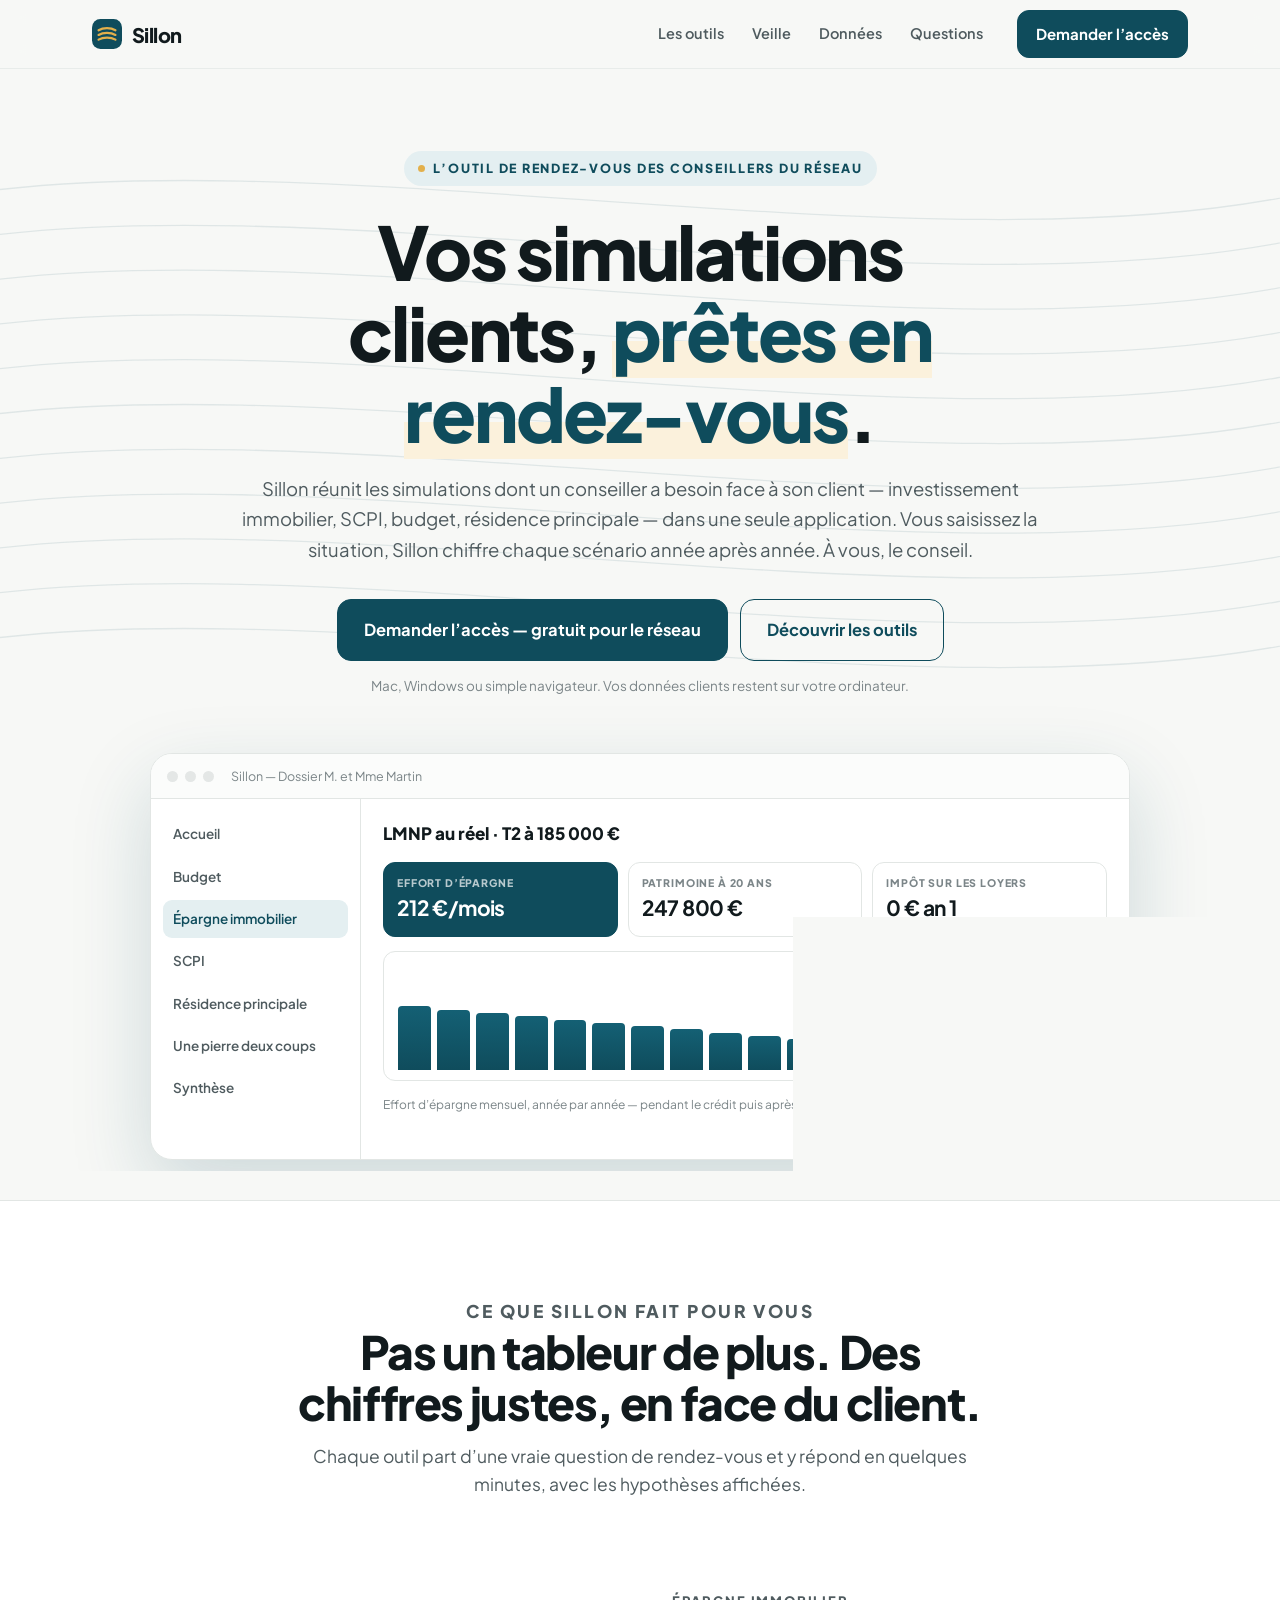
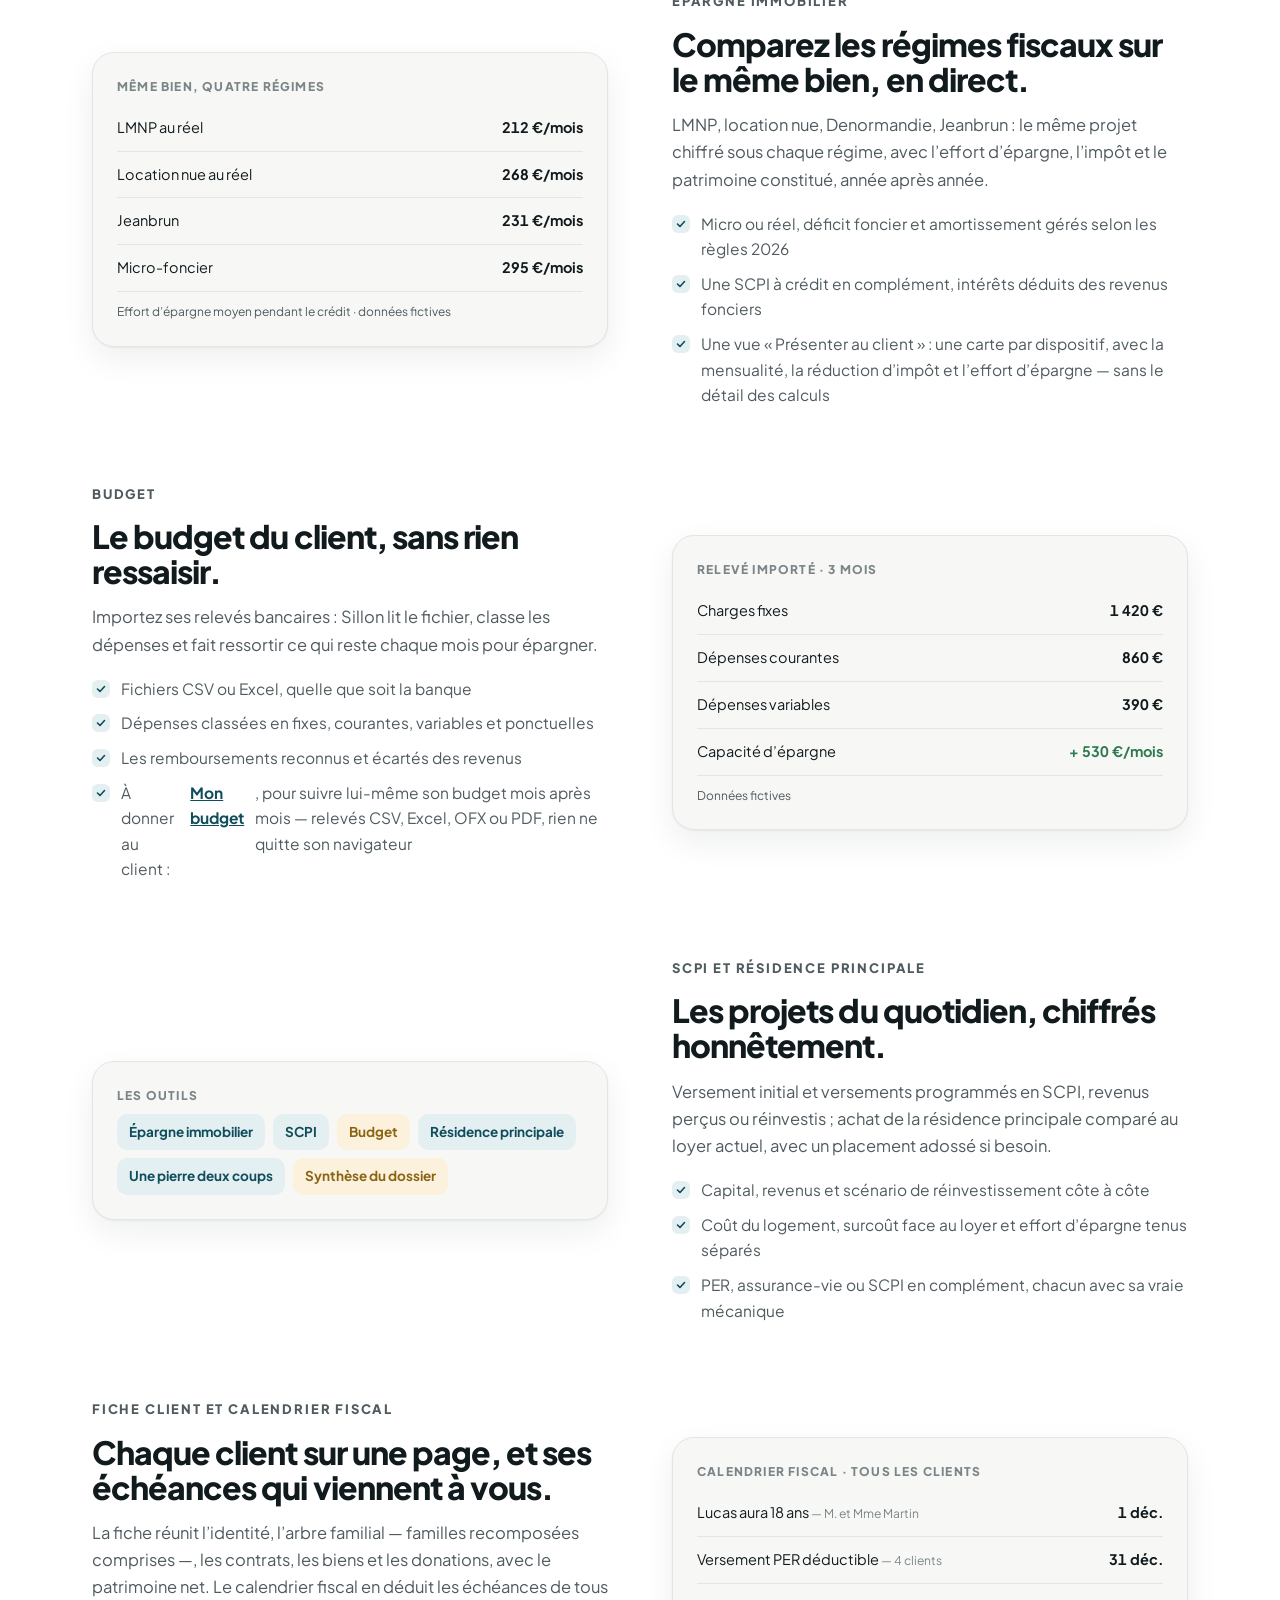
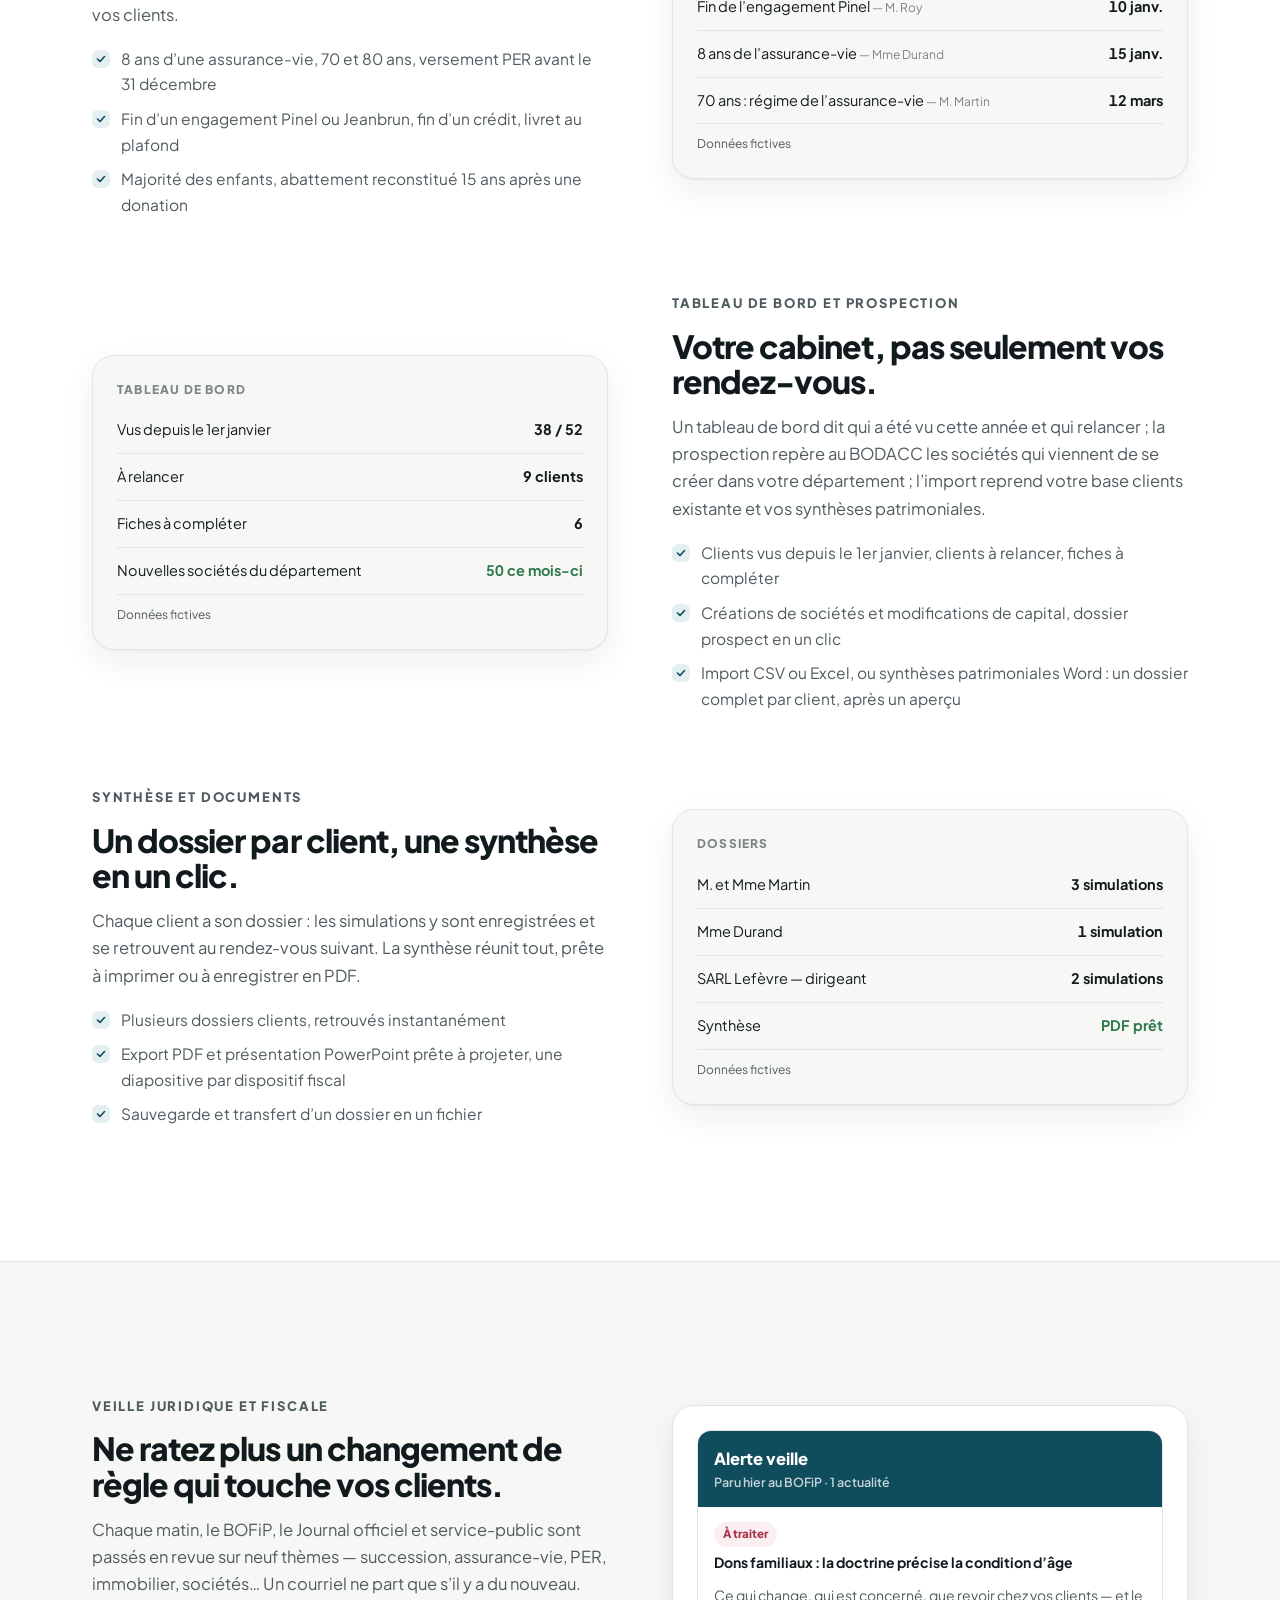
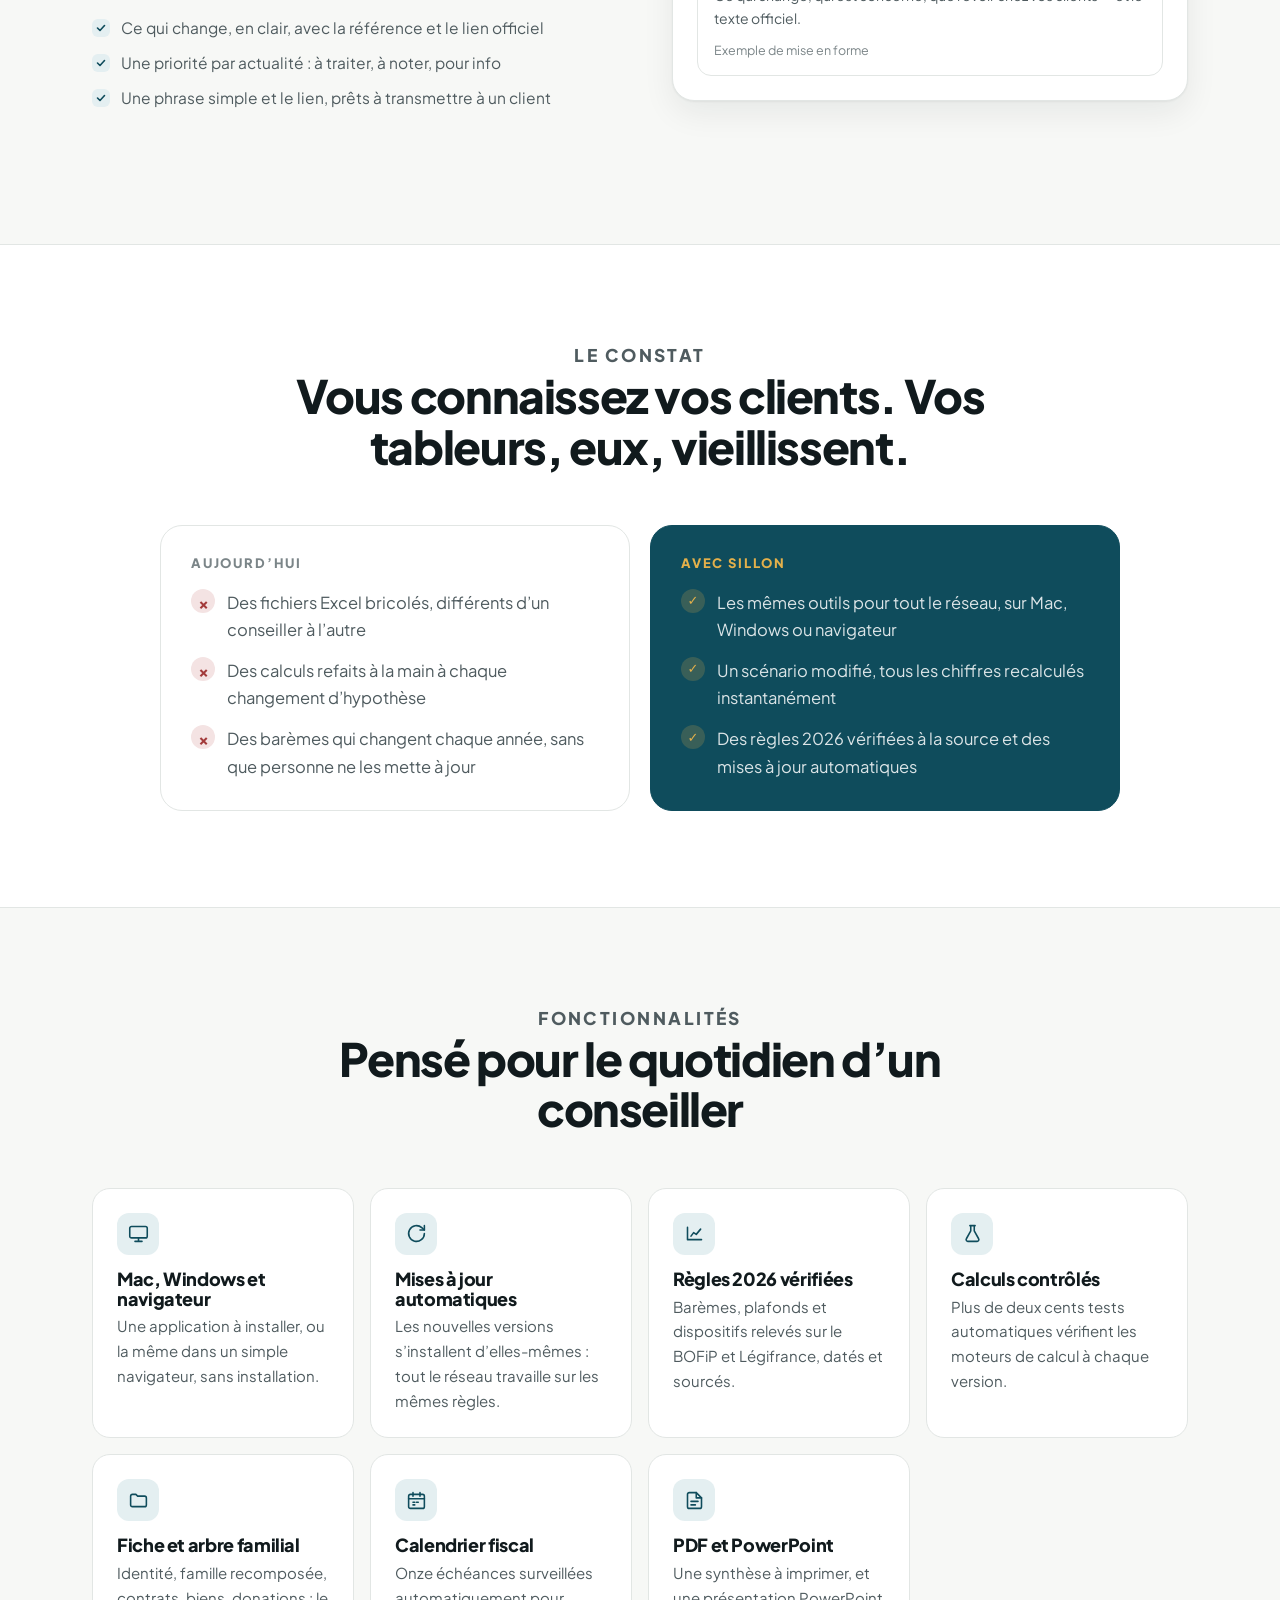
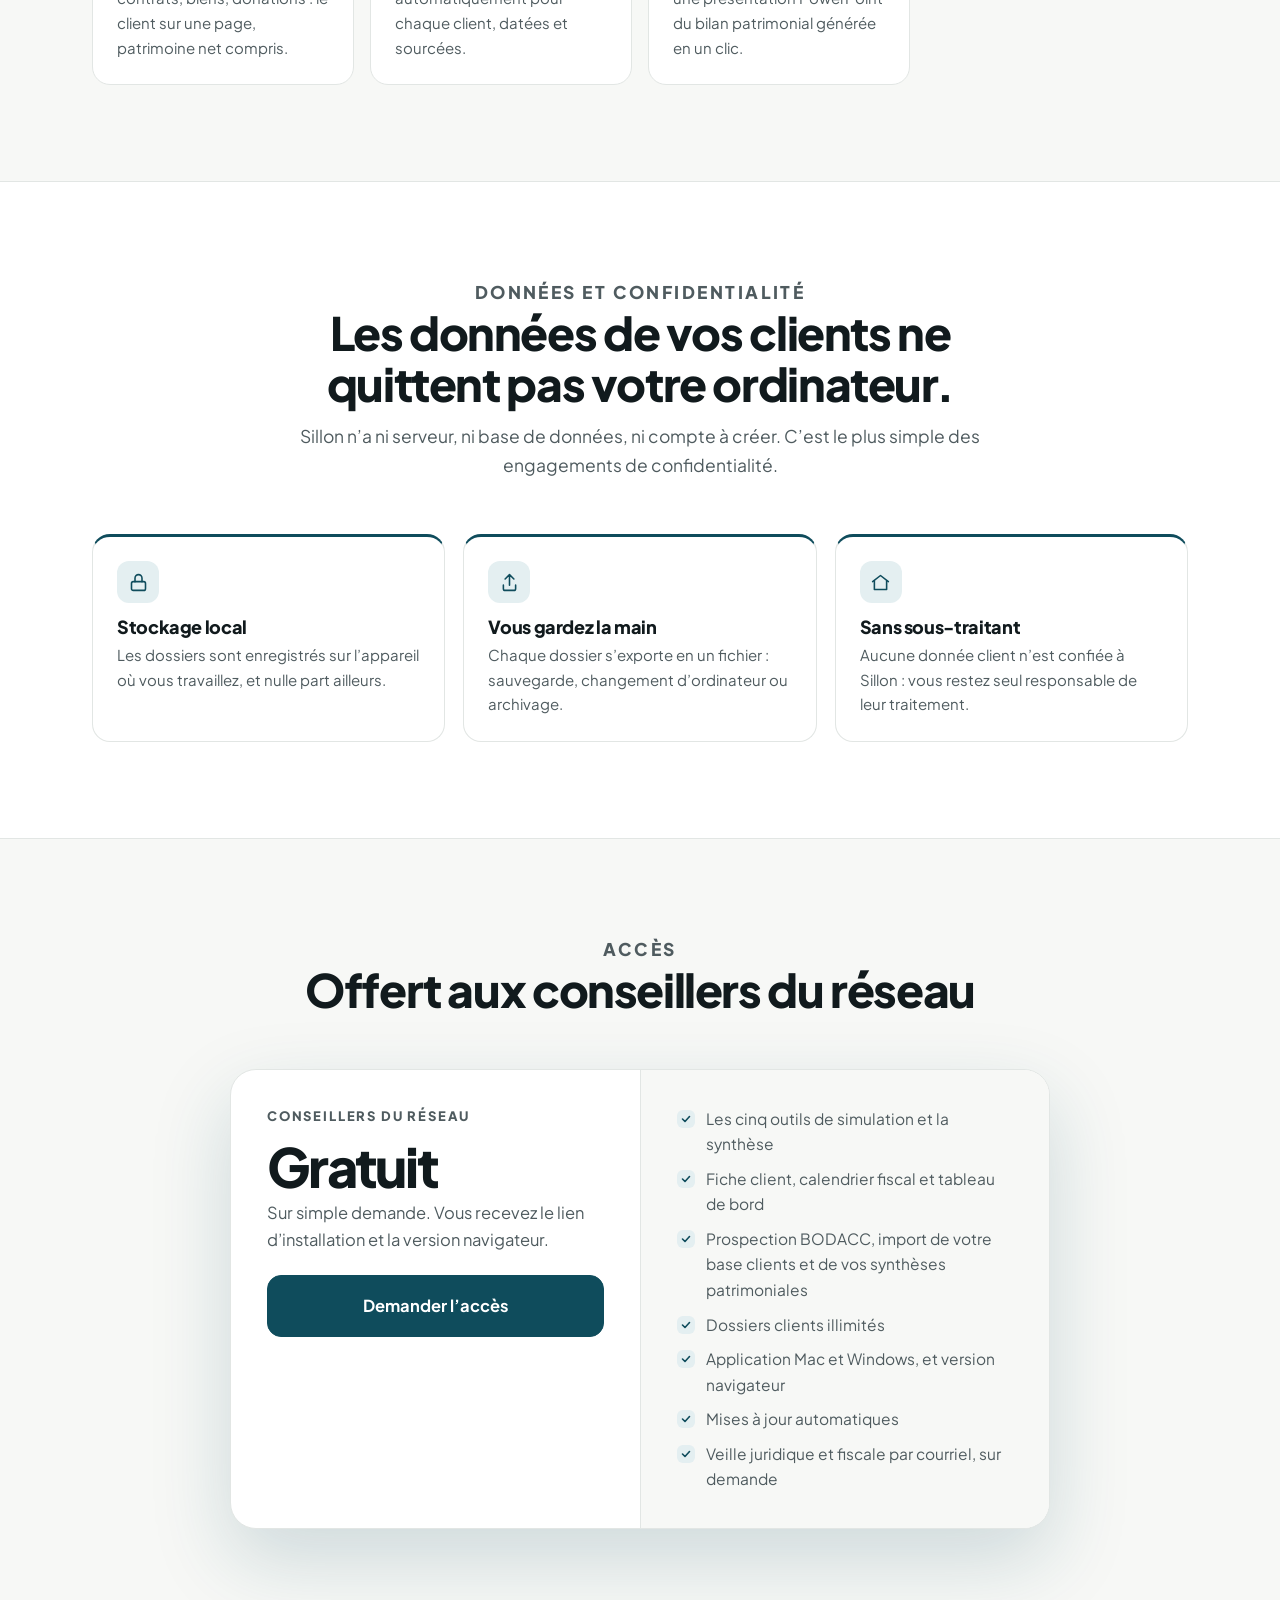
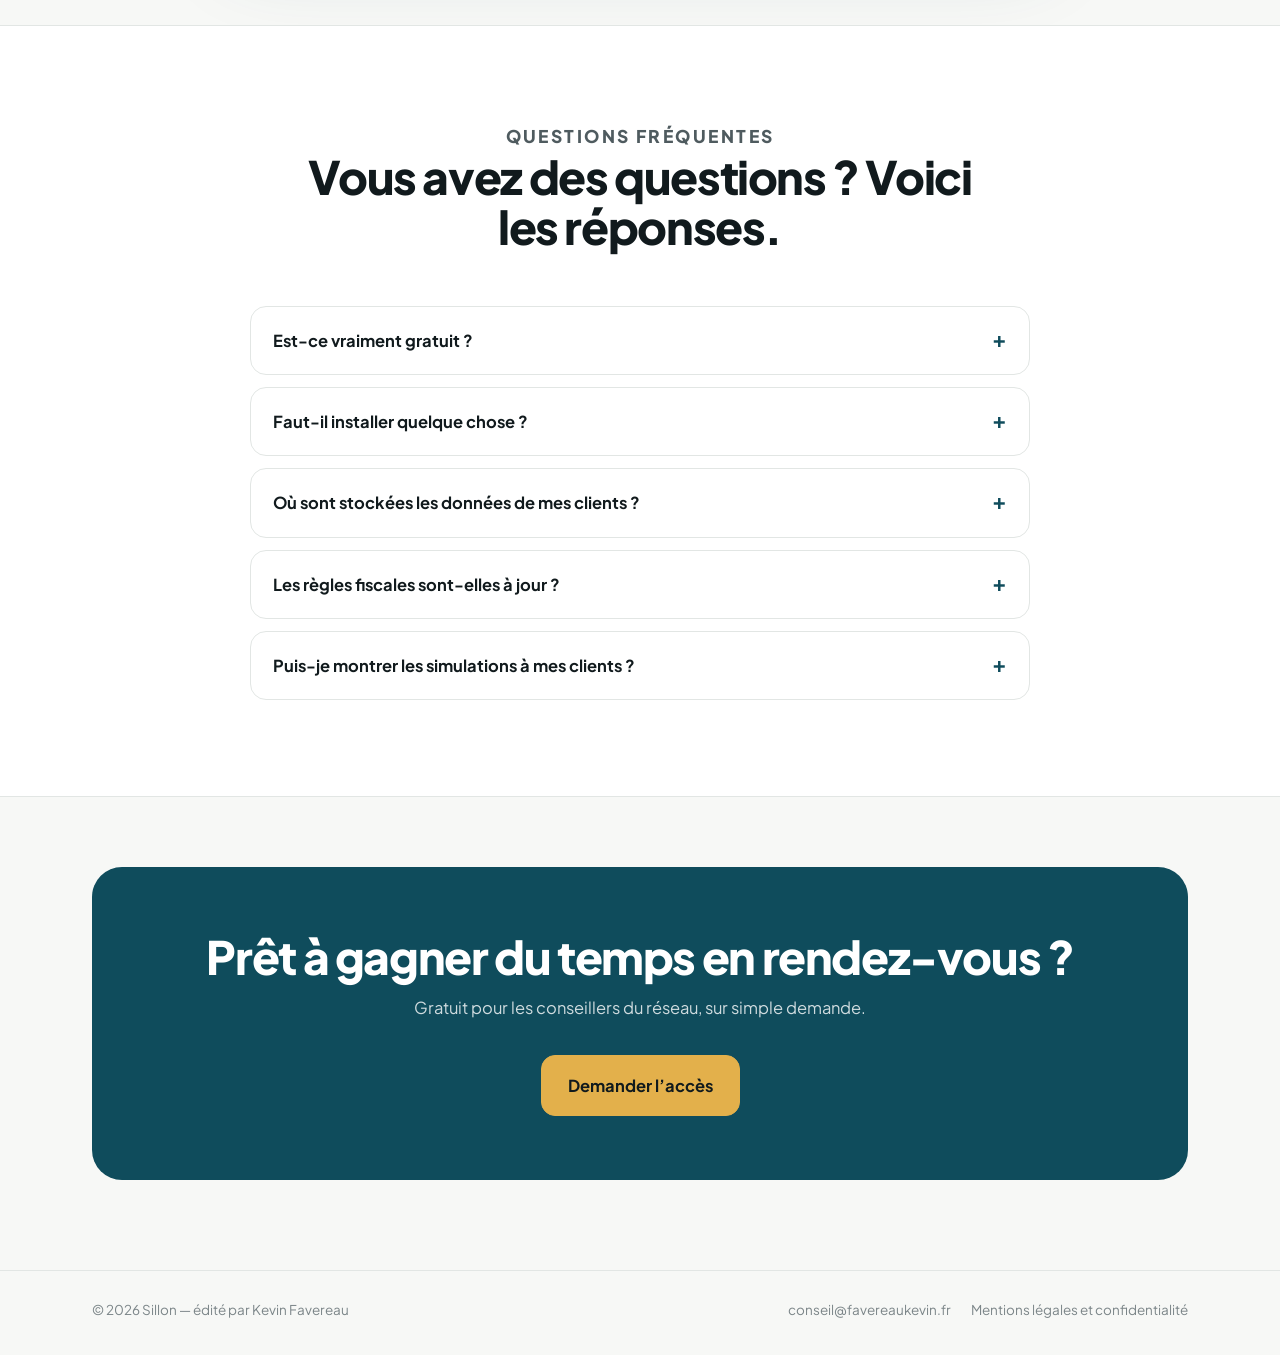
<file: index.html>
<!doctype html>
<html lang="fr">
<head>
  <meta charset="utf-8" />
  <meta name="viewport" content="width=device-width, initial-scale=1" />
  <title>Sillon · L’outil de rendez-vous des conseillers en patrimoine</title>
  <meta name="description" content="Sillon réunit les simulations patrimoniales d’un rendez-vous client : investissement immobilier, SCPI, budget, résidence principale. Gratuit pour les conseillers du réseau." />
  <meta name="robots" content="noindex, nofollow" />
  <meta name="theme-color" content="#f7f8f6" />
  <link rel="icon" href="favicon.svg" type="image/svg+xml" />
  <link rel="preconnect" href="https://fonts.googleapis.com" />
  <link rel="preconnect" href="https://fonts.gstatic.com" crossorigin />
  <link rel="stylesheet" href="https://fonts.googleapis.com/css2?family=Plus+Jakarta+Sans:wght@400;500;600;700;800&display=swap" />
  <link rel="stylesheet" href="styles.css" />
</head>
<body>
  <header class="entete">
    <div class="bloc">
      <a class="logo" href="index.html"><svg viewBox="0 0 32 32" aria-hidden="true"><rect width="32" height="32" rx="9" fill="#0f4c5c"/><path d="M7 22c5-3 13-3 18 0M7 17c5-3 13-3 18 0M7 12c5-3 13-3 18 0" fill="none" stroke="#e3b04b" stroke-width="2.4" stroke-linecap="round"/></svg>Sillon</a>
      <nav class="nav" aria-label="Navigation">
        <a href="index.html#outils">Les outils</a>
        <a href="index.html#veille">Veille</a>
        <a href="index.html#donnees">Données</a>
        <a href="index.html#faq">Questions</a>
      </nav>
      <a class="btn" href="mailto:conseil@favereaukevin.fr?subject=Demande%20d%27acc%C3%A8s%20%C3%A0%20Sillon">Demander l’accès</a>
    </div>
  </header>
  <main>
    <section class="heros">
      <svg class="sillons" viewBox="0 0 1200 600" preserveAspectRatio="none" aria-hidden="true"><g fill="none" stroke="#0f4c5c" stroke-width="1.2" opacity=".18"><path d="M-50 120 C 300 60, 900 200, 1250 110"/><path d="M-50 162 C 300 102, 900 242, 1250 152"/><path d="M-50 204 C 300 144, 900 284, 1250 194"/><path d="M-50 246 C 300 186, 900 326, 1250 236"/><path d="M-50 288 C 300 228, 900 368, 1250 278"/><path d="M-50 330 C 300 270, 900 410, 1250 320"/><path d="M-50 372 C 300 312, 900 452, 1250 362"/><path d="M-50 414 C 300 354, 900 494, 1250 404"/><path d="M-50 456 C 300 396, 900 536, 1250 446"/><path d="M-50 498 C 300 438, 900 578, 1250 488"/><path d="M-50 540 C 300 480, 900 620, 1250 530"/></g></svg>
      <div class="bloc">
        <span class="surtitre monte">L’outil de rendez-vous des conseillers du réseau</span>
        <h1 class="monte monte-2">Vos simulations clients, <span class="ble">prêtes en rendez-vous</span>.</h1>
        <p class="chapo monte monte-2">
          Sillon réunit les simulations dont un conseiller a besoin face à son client —
          investissement immobilier, SCPI, budget, résidence principale — dans une seule
          application. Vous saisissez la situation, Sillon chiffre chaque scénario année
          après année. À vous, le conseil.
        </p>
        <div class="actions monte monte-3">
          <a class="btn btn--grand" href="mailto:conseil@favereaukevin.fr?subject=Demande%20d%27acc%C3%A8s%20%C3%A0%20Sillon">Demander l’accès — gratuit pour le réseau</a>
          <a class="btn btn--grand btn--fantome" href="#outils">Découvrir les outils</a>
        </div>
        <p class="petit monte monte-3">Mac, Windows ou simple navigateur. Vos données clients restent sur votre ordinateur.</p>
        <div class="maquette monte monte-3" aria-hidden="true">
          <div class="maquette-barre"><i></i><i></i><i></i><span>Sillon — Dossier M. et Mme Martin</span></div>
          <div class="maquette-corps">
            <div class="maquette-menu">
              <span>Accueil</span><span>Budget</span><span class="actif">Épargne immobilier</span>
              <span>SCPI</span><span>Résidence principale</span><span>Une pierre deux coups</span><span>Synthèse</span>
            </div>
            <div class="maquette-contenu">
              <div class="maquette-titre">LMNP au réel · T2 à 185 000 €</div>
              <div class="maquette-tuiles">
                <div class="m-tuile m-tuile--sombre"><small>Effort d’épargne</small><b>212 €/mois</b></div>
                <div class="m-tuile"><small>Patrimoine à 20 ans</small><b>247 800 €</b></div>
                <div class="m-tuile"><small>Impôt sur les loyers</small><b>0 € an 1</b></div>
              </div>
              <div class="m-barres"><span style="height:62%"></span><span style="height:58%"></span><span style="height:55%"></span><span style="height:52%"></span><span style="height:49%"></span><span style="height:46%"></span><span style="height:43%"></span><span style="height:40%"></span><span style="height:36%"></span><span style="height:33%"></span><span style="height:30%"></span><span style="height:27%"></span><span style="height:20%"></span><span style="height:18%"></span><span style="height:16%"></span><span style="height:14%"></span><span style="height:12%"></span><span style="height:10%"></span></div>
              <div class="m-legende">Effort d’épargne mensuel, année par année — pendant le crédit puis après · données fictives</div>
            </div>
          </div>
        </div>
      </div>
    </section>

    <section class="section section--blanche" id="outils">
      <div class="bloc">
        <div class="tete">
          <p class="etiquette">Ce que Sillon fait pour vous</p>
          <h2>Pas un tableur de plus. Des chiffres justes, en face du client.</h2>
          <p>Chaque outil part d’une vraie question de rendez-vous et y répond en quelques minutes, avec les hypothèses affichées.</p>
        </div>

      <div class="alterne">
        <div>
          <p class="etiquette">Épargne immobilier</p>
          <h3>Comparez les régimes fiscaux sur le même bien, en direct.</h3>
          <p>LMNP, location nue, Denormandie, Jeanbrun : le même projet chiffré sous chaque régime, avec l’effort d’épargne, l’impôt et le patrimoine constitué, année après année.</p>
          <ul class="puces"><li>Micro ou réel, déficit foncier et amortissement gérés selon les règles 2026</li><li>Une SCPI à crédit en complément, intérêts déduits des revenus fonciers</li><li>Une vue « Présenter au client » : une carte par dispositif, avec la mensualité, la réduction d’impôt et l’effort d’épargne — sans le détail des calculs</li></ul>
        </div>
        <div class="alterne-visuel"><div class="v-titre">Même bien, quatre régimes</div><div class="v-ligne"><span>LMNP au réel</span><b>212 €/mois</b></div><div class="v-ligne"><span>Location nue au réel</span><b>268 €/mois</b></div><div class="v-ligne"><span>Jeanbrun</span><b>231 €/mois</b></div><div class="v-ligne"><span>Micro-foncier</span><b>295 €/mois</b></div><p class="m-legende" style="margin:10px 0 0">Effort d’épargne moyen pendant le crédit · données fictives</p></div>
      </div>

      <div class="alterne">
        <div>
          <p class="etiquette">Budget</p>
          <h3>Le budget du client, sans rien ressaisir.</h3>
          <p>Importez ses relevés bancaires : Sillon lit le fichier, classe les dépenses et fait ressortir ce qui reste chaque mois pour épargner.</p>
          <ul class="puces"><li>Fichiers CSV ou Excel, quelle que soit la banque</li><li>Dépenses classées en fixes, courantes, variables et ponctuelles</li><li>Les remboursements reconnus et écartés des revenus</li><li>À donner au client : <a href="https://favereaukevin-creator.github.io/mon-budget/" target="_blank" rel="noopener" style="color:var(--petrole);font-weight:700">Mon budget</a>, pour suivre lui-même son budget mois après mois — relevés CSV, Excel, OFX ou PDF, rien ne quitte son navigateur</li></ul>
        </div>
        <div class="alterne-visuel"><div class="v-titre">Relevé importé · 3 mois</div><div class="v-ligne"><span>Charges fixes</span><b>1 420 €</b></div><div class="v-ligne"><span>Dépenses courantes</span><b>860 €</b></div><div class="v-ligne"><span>Dépenses variables</span><b>390 €</b></div><div class="v-ligne"><span>Capacité d’épargne</span><b class=ok>+ 530 €/mois</b></div><p class="m-legende" style="margin:10px 0 0">Données fictives</p></div>
      </div>

      <div class="alterne">
        <div>
          <p class="etiquette">SCPI et résidence principale</p>
          <h3>Les projets du quotidien, chiffrés honnêtement.</h3>
          <p>Versement initial et versements programmés en SCPI, revenus perçus ou réinvestis ; achat de la résidence principale comparé au loyer actuel, avec un placement adossé si besoin.</p>
          <ul class="puces"><li>Capital, revenus et scénario de réinvestissement côte à côte</li><li>Coût du logement, surcoût face au loyer et effort d’épargne tenus séparés</li><li>PER, assurance-vie ou SCPI en complément, chacun avec sa vraie mécanique</li></ul>
        </div>
        <div class="alterne-visuel"><div class="v-titre">Les outils</div><div class="v-pastilles"><span>Épargne immobilier</span><span>SCPI</span><span>Budget</span><span>Résidence principale</span><span>Une pierre deux coups</span><span>Synthèse du dossier</span></div></div>
      </div>

      <div class="alterne">
        <div>
          <p class="etiquette">Fiche client et calendrier fiscal</p>
          <h3>Chaque client sur une page, et ses échéances qui viennent à vous.</h3>
          <p>La fiche réunit l’identité, l’arbre familial — familles recomposées comprises —, les contrats, les biens et les donations, avec le patrimoine net. Le calendrier fiscal en déduit les échéances de tous vos clients.</p>
          <ul class="puces"><li>8 ans d’une assurance-vie, 70 et 80 ans, versement PER avant le 31 décembre</li><li>Fin d’un engagement Pinel ou Jeanbrun, fin d’un crédit, livret au plafond</li><li>Majorité des enfants, abattement reconstitué 15 ans après une donation</li></ul>
        </div>
        <div class="alterne-visuel"><div class="v-titre">Calendrier fiscal · tous les clients</div><div class="v-ligne"><span>Lucas aura 18 ans <small style="color:var(--libelle)">— M. et Mme Martin</small></span><b>1 déc.</b></div><div class="v-ligne"><span>Versement PER déductible <small style="color:var(--libelle)">— 4 clients</small></span><b>31 déc.</b></div><div class="v-ligne"><span>Fin de l’engagement Pinel <small style="color:var(--libelle)">— M. Roy</small></span><b>10 janv.</b></div><div class="v-ligne"><span>8 ans de l’assurance-vie <small style="color:var(--libelle)">— Mme Durand</small></span><b>15 janv.</b></div><div class="v-ligne"><span>70 ans : régime de l’assurance-vie <small style="color:var(--libelle)">— M. Martin</small></span><b>12 mars</b></div><p class="m-legende" style="margin:10px 0 0">Données fictives</p></div>
      </div>

      <div class="alterne">
        <div>
          <p class="etiquette">Tableau de bord et prospection</p>
          <h3>Votre cabinet, pas seulement vos rendez-vous.</h3>
          <p>Un tableau de bord dit qui a été vu cette année et qui relancer ; la prospection repère au BODACC les sociétés qui viennent de se créer dans votre département ; l’import reprend votre base clients existante et vos synthèses patrimoniales.</p>
          <ul class="puces"><li>Clients vus depuis le 1er janvier, clients à relancer, fiches à compléter</li><li>Créations de sociétés et modifications de capital, dossier prospect en un clic</li><li>Import CSV ou Excel, ou synthèses patrimoniales Word : un dossier complet par client, après un aperçu</li></ul>
        </div>
        <div class="alterne-visuel"><div class="v-titre">Tableau de bord</div><div class="v-ligne"><span>Vus depuis le 1er janvier</span><b>38 / 52</b></div><div class="v-ligne"><span>À relancer</span><b>9 clients</b></div><div class="v-ligne"><span>Fiches à compléter</span><b>6</b></div><div class="v-ligne"><span>Nouvelles sociétés du département</span><b class=ok>50 ce mois-ci</b></div><p class="m-legende" style="margin:10px 0 0">Données fictives</p></div>
      </div>

      <div class="alterne">
        <div>
          <p class="etiquette">Synthèse et documents</p>
          <h3>Un dossier par client, une synthèse en un clic.</h3>
          <p>Chaque client a son dossier : les simulations y sont enregistrées et se retrouvent au rendez-vous suivant. La synthèse réunit tout, prête à imprimer ou à enregistrer en PDF.</p>
          <ul class="puces"><li>Plusieurs dossiers clients, retrouvés instantanément</li><li>Export PDF et présentation PowerPoint prête à projeter, une diapositive par dispositif fiscal</li><li>Sauvegarde et transfert d’un dossier en un fichier</li></ul>
        </div>
        <div class="alterne-visuel"><div class="v-titre">Dossiers</div><div class="v-ligne"><span>M. et Mme Martin</span><b>3 simulations</b></div><div class="v-ligne"><span>Mme Durand</span><b>1 simulation</b></div><div class="v-ligne"><span>SARL Lefèvre — dirigeant</span><b>2 simulations</b></div><div class="v-ligne"><span>Synthèse</span><b class=ok>PDF prêt</b></div><p class="m-legende" style="margin:10px 0 0">Données fictives</p></div>
      </div>
      </div>
    </section>

    <section class="section" id="veille">
      <div class="bloc">

      <div class="alterne">
        <div>
          <p class="etiquette">Veille juridique et fiscale</p>
          <h3>Ne ratez plus un changement de règle qui touche vos clients.</h3>
          <p>Chaque matin, le BOFiP, le Journal officiel et service-public sont passés en revue sur neuf thèmes — succession, assurance-vie, PER, immobilier, sociétés… Un courriel ne part que s’il y a du nouveau.</p>
          <ul class="puces"><li>Ce qui change, en clair, avec la référence et le lien officiel</li><li>Une priorité par actualité : à traiter, à noter, pour info</li><li>Une phrase simple et le lien, prêts à transmettre à un client</li></ul>
        </div>
        <div class="alterne-visuel"><div class="v-mail"><div class="v-mail-tete">Alerte veille<small>Paru hier au BOFiP · 1 actualité</small></div><div class="v-mail-corps"><div><span class="tag">À traiter</span><br><b>Dons familiaux : la doctrine précise la condition d’âge</b></div><div style="color:var(--doux)">Ce qui change, qui est concerné, que revoir chez vos clients — et le texte officiel.</div><div style="color:var(--libelle);font-size:12.5px">Exemple de mise en forme</div></div></div></div>
      </div>
      </div>
    </section>

    <section class="section section--blanche">
      <div class="bloc">
        <div class="tete">
          <p class="etiquette">Le constat</p>
          <h2>Vous connaissez vos clients. Vos tableurs, eux, vieillissent.</h2>
        </div>
        <div class="constat">
          <div class="colonne">
            <h3>Aujourd’hui</h3>
            <ul>
              <li>Des fichiers Excel bricolés, différents d’un conseiller à l’autre</li>
              <li>Des calculs refaits à la main à chaque changement d’hypothèse</li>
              <li>Des barèmes qui changent chaque année, sans que personne ne les mette à jour</li>
            </ul>
          </div>
          <div class="colonne colonne--apres">
            <h3>Avec Sillon</h3>
            <ul>
              <li>Les mêmes outils pour tout le réseau, sur Mac, Windows ou navigateur</li>
              <li>Un scénario modifié, tous les chiffres recalculés instantanément</li>
              <li>Des règles 2026 vérifiées à la source et des mises à jour automatiques</li>
            </ul>
          </div>
        </div>
      </div>
    </section>

    <section class="section">
      <div class="bloc">
        <div class="tete">
          <p class="etiquette">Fonctionnalités</p>
          <h2>Pensé pour le quotidien d’un conseiller</h2>
        </div>
        <div class="grille">

        <div class="carte"><div class="icone"><svg viewBox="0 0 24 24" fill="none" stroke="currentColor" stroke-width="1.8" stroke-linecap="round" stroke-linejoin="round" aria-hidden="true"><rect x="2" y="4" width="20" height="13" rx="2"/><path d="M8 21h8M12 17v4"/></svg></div><h3>Mac, Windows et navigateur</h3><p>Une application à installer, ou la même dans un simple navigateur, sans installation.</p></div>

        <div class="carte"><div class="icone"><svg viewBox="0 0 24 24" fill="none" stroke="currentColor" stroke-width="1.8" stroke-linecap="round" stroke-linejoin="round" aria-hidden="true"><path d="M21 12a9 9 0 1 1-3-6.7L21 8"/><path d="M21 3v5h-5"/></svg></div><h3>Mises à jour automatiques</h3><p>Les nouvelles versions s’installent d’elles-mêmes : tout le réseau travaille sur les mêmes règles.</p></div>

        <div class="carte"><div class="icone"><svg viewBox="0 0 24 24" fill="none" stroke="currentColor" stroke-width="1.8" stroke-linecap="round" stroke-linejoin="round" aria-hidden="true"><path d="M4 19V5M4 19h16M8 15l3-4 3 2 5-6"/></svg></div><h3>Règles 2026 vérifiées</h3><p>Barèmes, plafonds et dispositifs relevés sur le BOFiP et Légifrance, datés et sourcés.</p></div>

        <div class="carte"><div class="icone"><svg viewBox="0 0 24 24" fill="none" stroke="currentColor" stroke-width="1.8" stroke-linecap="round" stroke-linejoin="round" aria-hidden="true"><path d="M9 3h6M10 3v6l-5 9a2 2 0 0 0 2 3h10a2 2 0 0 0 2-3l-5-9V3"/></svg></div><h3>Calculs contrôlés</h3><p>Plus de deux cents tests automatiques vérifient les moteurs de calcul à chaque version.</p></div>

        <div class="carte"><div class="icone"><svg viewBox="0 0 24 24" fill="none" stroke="currentColor" stroke-width="1.8" stroke-linecap="round" stroke-linejoin="round" aria-hidden="true"><path d="M3 7a2 2 0 0 1 2-2h4l2 2h8a2 2 0 0 1 2 2v8a2 2 0 0 1-2 2H5a2 2 0 0 1-2-2z"/></svg></div><h3>Fiche et arbre familial</h3><p>Identité, famille recomposée, contrats, biens, donations : le client sur une page, patrimoine net compris.</p></div>

        <div class="carte"><div class="icone"><svg viewBox="0 0 24 24" fill="none" stroke="currentColor" stroke-width="1.8" stroke-linecap="round" stroke-linejoin="round" aria-hidden="true"><rect x="3" y="5" width="18" height="16" rx="2"/><path d="M3 10h18M8 3v4M16 3v4M8 14h2M12 14h2M8 17h2"/></svg></div><h3>Calendrier fiscal</h3><p>Onze échéances surveillées automatiquement pour chaque client, datées et sourcées.</p></div>

        <div class="carte"><div class="icone"><svg viewBox="0 0 24 24" fill="none" stroke="currentColor" stroke-width="1.8" stroke-linecap="round" stroke-linejoin="round" aria-hidden="true"><path d="M14 3H6a2 2 0 0 0-2 2v14a2 2 0 0 0 2 2h12a2 2 0 0 0 2-2V9z"/><path d="M14 3v6h6M8 13h8M8 17h5"/></svg></div><h3>PDF et PowerPoint</h3><p>Une synthèse à imprimer, et une présentation PowerPoint du bilan patrimonial générée en un clic.</p></div>
        </div>
      </div>
    </section>

    <section class="section section--blanche" id="donnees">
      <div class="bloc">
        <div class="tete">
          <p class="etiquette">Données et confidentialité</p>
          <h2>Les données de vos clients ne quittent pas votre ordinateur.</h2>
          <p>Sillon n’a ni serveur, ni base de données, ni compte à créer. C’est le plus simple des engagements de confidentialité.</p>
        </div>
        <div class="donnees">

        <div class="carte"><div class="icone"><svg viewBox="0 0 24 24" fill="none" stroke="currentColor" stroke-width="1.8" stroke-linecap="round" stroke-linejoin="round" aria-hidden="true"><rect x="4" y="11" width="16" height="10" rx="2"/><path d="M8 11V7a4 4 0 0 1 8 0v4"/></svg></div><h3>Stockage local</h3><p>Les dossiers sont enregistrés sur l’appareil où vous travaillez, et nulle part ailleurs.</p></div>

        <div class="carte"><div class="icone"><svg viewBox="0 0 24 24" fill="none" stroke="currentColor" stroke-width="1.8" stroke-linecap="round" stroke-linejoin="round" aria-hidden="true"><path d="M12 3v12M7 8l5-5 5 5"/><path d="M5 15v4a2 2 0 0 0 2 2h10a2 2 0 0 0 2-2v-4"/></svg></div><h3>Vous gardez la main</h3><p>Chaque dossier s’exporte en un fichier : sauvegarde, changement d’ordinateur ou archivage.</p></div>

        <div class="carte"><div class="icone"><svg viewBox="0 0 24 24" fill="none" stroke="currentColor" stroke-width="1.8" stroke-linecap="round" stroke-linejoin="round" aria-hidden="true"><path d="M3 11l9-7 9 7"/><path d="M5 10v10h14V10"/></svg></div><h3>Sans sous-traitant</h3><p>Aucune donnée client n’est confiée à Sillon : vous restez seul responsable de leur traitement.</p></div>
        </div>
      </div>
    </section>

    <section class="section" id="acces">
      <div class="bloc">
        <div class="tete">
          <p class="etiquette">Accès</p>
          <h2>Offert aux conseillers du réseau</h2>
        </div>
        <div class="acces">
          <div class="acces-gauche">
            <p class="etiquette" style="margin:0">Conseillers du réseau</p>
            <div class="prix">Gratuit</div>
            <p>Sur simple demande. Vous recevez le lien d’installation et la version navigateur.</p>
            <a class="btn btn--grand" href="mailto:conseil@favereaukevin.fr?subject=Demande%20d%27acc%C3%A8s%20%C3%A0%20Sillon" style="width:100%">Demander l’accès</a>
          </div>
          <div class="acces-droite">
            <ul class="puces">
              <li>Les cinq outils de simulation et la synthèse</li>
              <li>Fiche client, calendrier fiscal et tableau de bord</li>
              <li>Prospection BODACC, import de votre base clients et de vos synthèses patrimoniales</li>
              <li>Dossiers clients illimités</li>
              <li>Application Mac et Windows, et version navigateur</li>
              <li>Mises à jour automatiques</li>
              <li>Veille juridique et fiscale par courriel, sur demande</li>
            </ul>
          </div>
        </div>
      </div>
    </section>

    <section class="section section--blanche" id="faq">
      <div class="bloc">
        <div class="tete">
          <p class="etiquette">Questions fréquentes</p>
          <h2>Vous avez des questions ? Voici les réponses.</h2>
        </div>
        <div class="faq">
          <details><summary>Est-ce vraiment gratuit ?</summary><p>Oui, pour les conseillers du réseau. Il n’y a ni abonnement, ni carte bancaire, ni engagement : il suffit d’en faire la demande.</p></details>
          <details><summary>Faut-il installer quelque chose ?</summary><p>Non, ce n’est pas obligatoire : Sillon fonctionne aussi dans un simple navigateur. Une application Mac et Windows est disponible pour ceux qui préfèrent ; à la première ouverture, le système peut afficher un avertissement de sécurité, et la procédure pour le passer est fournie avec le lien.</p></details>
          <details><summary>Où sont stockées les données de mes clients ?</summary><p>Uniquement sur votre appareil. Sillon n’envoie aucune donnée client sur internet : la seule requête en ligne est celle de la prospection, qui interroge le BODACC avec un département et une période. Pensez à exporter vos dossiers pour les sauvegarder, ou pour les retrouver sur un autre ordinateur.</p></details>
          <details><summary>Les règles fiscales sont-elles à jour ?</summary><p>Les barèmes, plafonds et dispositifs sont ceux de 2026, vérifiés sur le BOFiP et Légifrance. Quand une règle change, l’outil est corrigé et la mise à jour arrive automatiquement.</p></details>
          <details><summary>Puis-je montrer les simulations à mes clients ?</summary><p>Oui, c’est leur raison d’être. L’épargne immobilier a une vue « Présenter au client » qui ne garde que l’essentiel — mensualité, réduction d’impôt, effort d’épargne — et le PowerPoint reprend chaque dispositif sur sa propre diapositive. Les simulations restent des projections fondées sur des hypothèses : elles appuient votre conseil, elles ne le remplacent pas.</p></details>
        </div>
      </div>
    </section>

    <section class="bloc" style="margin-top:70px">
      <div class="final">
        <svg class="sillons" viewBox="0 0 1200 600" preserveAspectRatio="none" aria-hidden="true"><g fill="none" stroke="#0f4c5c" stroke-width="1.2" opacity=".18"><path d="M-50 120 C 300 60, 900 200, 1250 110"/><path d="M-50 162 C 300 102, 900 242, 1250 152"/><path d="M-50 204 C 300 144, 900 284, 1250 194"/><path d="M-50 246 C 300 186, 900 326, 1250 236"/><path d="M-50 288 C 300 228, 900 368, 1250 278"/><path d="M-50 330 C 300 270, 900 410, 1250 320"/><path d="M-50 372 C 300 312, 900 452, 1250 362"/><path d="M-50 414 C 300 354, 900 494, 1250 404"/><path d="M-50 456 C 300 396, 900 536, 1250 446"/><path d="M-50 498 C 300 438, 900 578, 1250 488"/><path d="M-50 540 C 300 480, 900 620, 1250 530"/></g></svg>
        <h2>Prêt à gagner du temps en rendez-vous ?</h2>
        <p>Gratuit pour les conseillers du réseau, sur simple demande.</p>
        <div class="actions"><a class="btn btn--grand btn--ble" href="mailto:conseil@favereaukevin.fr?subject=Demande%20d%27acc%C3%A8s%20%C3%A0%20Sillon">Demander l’accès</a></div>
      </div>
    </section>
  </main>

  <footer class="pied">
    <div class="bloc">
      <span>© 2026 Sillon — édité par Kevin Favereau</span>
      <nav>
        <a href="mailto:conseil@favereaukevin.fr?subject=Demande%20d%27acc%C3%A8s%20%C3%A0%20Sillon">conseil@favereaukevin.fr</a>
        <a href="mentions-legales.html">Mentions légales et confidentialité</a>
      </nav>
    </div>
  </footer>
</body>
</html>
</file>
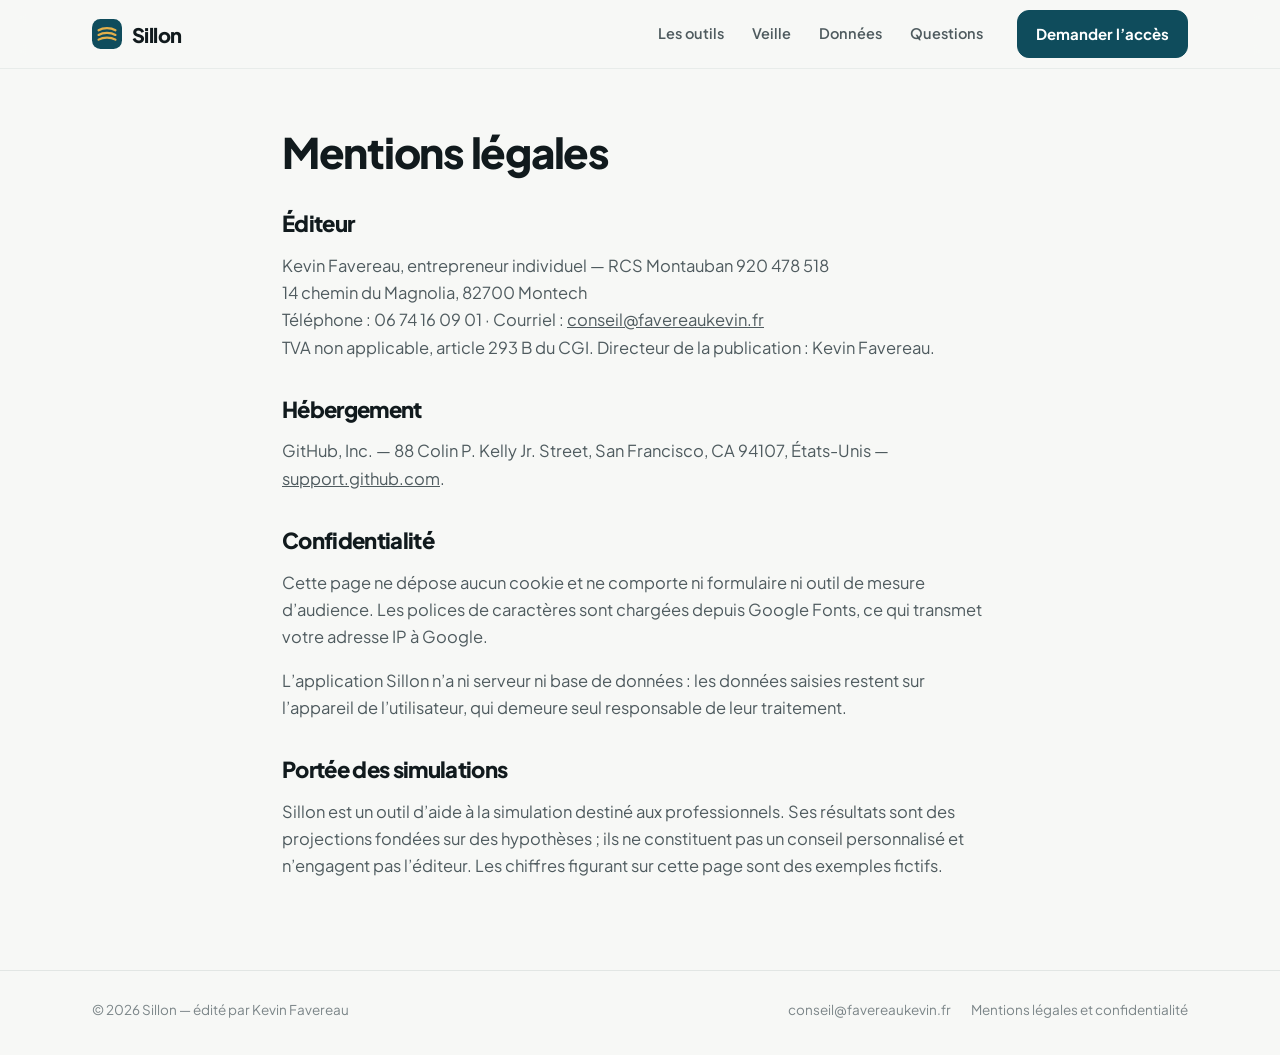
<file: mentions-legales.html>
<!doctype html>
<html lang="fr">
<head>
  <meta charset="utf-8" />
  <meta name="viewport" content="width=device-width, initial-scale=1" />
  <title>Mentions légales · Sillon</title>
  <meta name="description" content="Mentions légales et confidentialité de Sillon." />
  <meta name="robots" content="noindex, nofollow" />
  <meta name="theme-color" content="#f7f8f6" />
  <link rel="icon" href="favicon.svg" type="image/svg+xml" />
  <link rel="preconnect" href="https://fonts.googleapis.com" />
  <link rel="preconnect" href="https://fonts.gstatic.com" crossorigin />
  <link rel="stylesheet" href="https://fonts.googleapis.com/css2?family=Plus+Jakarta+Sans:wght@400;500;600;700;800&display=swap" />
  <link rel="stylesheet" href="styles.css" />
</head>
<body>
  <header class="entete">
    <div class="bloc">
      <a class="logo" href="index.html"><svg viewBox="0 0 32 32" aria-hidden="true"><rect width="32" height="32" rx="9" fill="#0f4c5c"/><path d="M7 22c5-3 13-3 18 0M7 17c5-3 13-3 18 0M7 12c5-3 13-3 18 0" fill="none" stroke="#e3b04b" stroke-width="2.4" stroke-linecap="round"/></svg>Sillon</a>
      <nav class="nav" aria-label="Navigation">
        <a href="index.html#outils">Les outils</a>
        <a href="index.html#veille">Veille</a>
        <a href="index.html#donnees">Données</a>
        <a href="index.html#faq">Questions</a>
      </nav>
      <a class="btn" href="mailto:conseil@favereaukevin.fr?subject=Demande%20d%27acc%C3%A8s%20%C3%A0%20Sillon">Demander l’accès</a>
    </div>
  </header>
  <main class="texte">
    <h1>Mentions légales</h1>
    <h2>Éditeur</h2>
    <p>Kevin Favereau, entrepreneur individuel — RCS Montauban 920 478 518<br />14 chemin du Magnolia, 82700 Montech<br />Téléphone : 06 74 16 09 01 · Courriel : <a href="mailto:conseil@favereaukevin.fr">conseil@favereaukevin.fr</a><br />TVA non applicable, article 293 B du CGI. Directeur de la publication : Kevin Favereau.</p>
    <h2>Hébergement</h2>
    <p>GitHub, Inc. — 88 Colin P. Kelly Jr. Street, San Francisco, CA 94107, États-Unis — <a href="https://support.github.com" rel="noopener">support.github.com</a>.</p>
    <h2>Confidentialité</h2>
    <p>Cette page ne dépose aucun cookie et ne comporte ni formulaire ni outil de mesure d’audience. Les polices de caractères sont chargées depuis Google Fonts, ce qui transmet votre adresse IP à Google.</p>
    <p>L’application Sillon n’a ni serveur ni base de données : les données saisies restent sur l’appareil de l’utilisateur, qui demeure seul responsable de leur traitement.</p>
    <h2>Portée des simulations</h2>
    <p>Sillon est un outil d’aide à la simulation destiné aux professionnels. Ses résultats sont des projections fondées sur des hypothèses ; ils ne constituent pas un conseil personnalisé et n’engagent pas l’éditeur. Les chiffres figurant sur cette page sont des exemples fictifs.</p>
  </main>

  <footer class="pied">
    <div class="bloc">
      <span>© 2026 Sillon — édité par Kevin Favereau</span>
      <nav>
        <a href="mailto:conseil@favereaukevin.fr?subject=Demande%20d%27acc%C3%A8s%20%C3%A0%20Sillon">conseil@favereaukevin.fr</a>
        <a href="mentions-legales.html">Mentions légales et confidentialité</a>
      </nav>
    </div>
  </footer>
</body>
</html>
</file>
<file: styles.css>
/* Sillon — page de présentation. Pétrole et blé, Plus Jakarta Sans. */
:root {
  --fond: #f7f8f6; --surface: #fff; --encre: #111a1d; --doux: #4f5b5f; --libelle: #7b8588; --ligne: #e2e6e4;
  --petrole: #0f4c5c; --petrole-2: #146074; --petrole-pale: #e4eff1; --ble: #e3b04b; --ble-pale: #fbf1dc;
  --ombre: 0 1px 2px rgba(17, 26, 29, .05), 0 12px 32px rgba(17, 26, 29, .07);
  --ombre-forte: 0 30px 80px rgba(15, 76, 92, .18);
  --police: 'Plus Jakarta Sans', system-ui, -apple-system, 'Segoe UI', Roboto, sans-serif;
}
*, *::before, *::after { box-sizing: border-box; }
html { scroll-behavior: smooth; -webkit-text-size-adjust: 100%; }
body { margin: 0; font-family: var(--police); color: var(--encre); background: var(--fond); font-size: 16.5px; line-height: 1.65; -webkit-font-smoothing: antialiased; }
a { color: inherit; }
h1, h2, h3 { letter-spacing: -.03em; line-height: 1.1; font-weight: 800; margin: 0; }
.bloc { max-width: 1140px; margin: 0 auto; padding: 0 22px; }
.ble { color: var(--petrole); background: linear-gradient(transparent 60%, var(--ble-pale) 60%); }

/* En-tête */
.entete { position: sticky; top: 0; z-index: 20; background: rgba(247, 248, 246, .85); backdrop-filter: blur(12px) saturate(1.4); border-bottom: 1px solid rgba(226, 230, 228, .7); }
.entete .bloc { display: flex; align-items: center; gap: 22px; height: 68px; }
.logo { display: flex; align-items: center; gap: 10px; text-decoration: none; font-weight: 800; font-size: 20px; letter-spacing: -.03em; margin-right: auto; }
.logo svg { width: 30px; height: 30px; }
.nav { display: flex; gap: 4px; }
.nav a { text-decoration: none; color: var(--doux); font-weight: 600; font-size: 14.5px; padding: 8px 12px; border-radius: 10px; }
.nav a:hover { color: var(--encre); background: rgba(17, 26, 29, .05); }
.btn { display: inline-flex; align-items: center; justify-content: center; gap: 8px; text-decoration: none; font: inherit; font-weight: 700; font-size: 15px; border-radius: 12px; padding: 11px 18px; background: var(--petrole); color: #fff; border: 1.5px solid var(--petrole); cursor: pointer; transition: background .2s, transform .2s, box-shadow .2s; }
.btn:hover { background: var(--petrole-2); transform: translateY(-1px); box-shadow: 0 12px 26px rgba(15, 76, 92, .28); }
.btn--grand { padding: 16px 26px; font-size: 16.5px; border-radius: 14px; }
.btn--fantome { background: transparent; color: var(--petrole); }
.btn--fantome:hover { background: var(--petrole-pale); box-shadow: none; }
.btn--ble { background: var(--ble); border-color: var(--ble); color: var(--encre); }
.btn--ble:hover { background: #d9a43b; }

/* Héros */
.heros { position: relative; text-align: center; padding: 82px 0 40px; overflow: hidden; }
.sillons { position: absolute; inset: 0; z-index: -1; opacity: .55; }
.surtitre { display: inline-flex; align-items: center; gap: 8px; font-size: 12.5px; font-weight: 800; letter-spacing: .14em; text-transform: uppercase; color: var(--petrole); background: var(--petrole-pale); border-radius: 999px; padding: 7px 14px; }
.surtitre::before { content: ''; width: 7px; height: 7px; border-radius: 50%; background: var(--ble); }
.heros h1 { font-size: clamp(40px, 6.6vw, 74px); max-width: 15ch; margin: 24px auto 20px; }
.heros .chapo { max-width: 60ch; margin: 0 auto; color: var(--doux); font-size: 18.5px; }
.actions { display: flex; gap: 12px; justify-content: center; flex-wrap: wrap; margin-top: 34px; }
.petit { font-size: 13.5px; color: var(--libelle); margin-top: 14px; }

/* Maquette de l'app */
.maquette { margin: 56px auto 0; max-width: 980px; background: var(--surface); border: 1px solid var(--ligne); border-radius: 22px; box-shadow: var(--ombre-forte); overflow: hidden; text-align: left; }
.maquette-barre { display: flex; align-items: center; gap: 7px; padding: 12px 16px; border-bottom: 1px solid var(--ligne); background: #fbfcfb; font-size: 12.5px; color: var(--libelle); }
.maquette-barre i { width: 11px; height: 11px; border-radius: 50%; background: #e4e7e6; }
.maquette-barre span { margin-left: 10px; }
.maquette-corps { display: grid; grid-template-columns: 210px 1fr; min-height: 360px; }
.maquette-menu { border-right: 1px solid var(--ligne); padding: 16px 12px; display: grid; align-content: start; gap: 4px; font-size: 13.5px; font-weight: 600; color: var(--doux); }
.maquette-menu span { padding: 8px 10px; border-radius: 9px; }
.maquette-menu .actif { background: var(--petrole-pale); color: var(--petrole); }
.maquette-contenu { padding: 20px 22px; display: grid; gap: 14px; align-content: start; }
.maquette-titre { font-weight: 800; font-size: 17px; }
.maquette-tuiles { display: grid; grid-template-columns: repeat(3, 1fr); gap: 10px; }
.m-tuile { border: 1px solid var(--ligne); border-radius: 12px; padding: 11px 13px; }
.m-tuile small { display: block; font-size: 10.5px; font-weight: 800; letter-spacing: .08em; text-transform: uppercase; color: var(--libelle); }
.m-tuile b { font-size: 21px; letter-spacing: -.03em; }
.m-tuile--sombre { background: var(--petrole); border-color: var(--petrole); color: #fff; }
.m-tuile--sombre small { color: rgba(255, 255, 255, .7); }
.m-barres { display: flex; align-items: flex-end; gap: 6px; height: 130px; border: 1px solid var(--ligne); border-radius: 12px; padding: 14px 14px 10px; }
.m-barres span { flex: 1; border-radius: 4px 4px 0 0; background: linear-gradient(var(--petrole-2), var(--petrole)); }
.m-barres span:nth-child(n+13) { background: linear-gradient(#ecc26c, var(--ble)); }
.m-legende { font-size: 12px; color: var(--libelle); }

/* Sections */
.section { padding: 96px 0; }
.section--blanche { background: var(--surface); border-block: 1px solid var(--ligne); }
.tete { max-width: 700px; margin: 0 auto 54px; text-align: center; }
.etiquette { font-size: 13px; font-weight: 800; letter-spacing: .14em; text-transform: uppercase; color: var(--petrole); margin: 0 0 12px; }
.tete h2 { font-size: clamp(30px, 4.4vw, 46px); margin-bottom: 14px; }
.tete p { color: var(--doux); font-size: 17.5px; margin: 0; }

/* Blocs alternés */
.alterne { display: grid; grid-template-columns: 1fr 1fr; gap: 64px; align-items: center; padding: 38px 0; }
.alterne:nth-of-type(even) .alterne-visuel { order: -1; }
.alterne h3 { font-size: clamp(24px, 3vw, 32px); margin-bottom: 14px; }
.alterne p { color: var(--doux); margin: 0 0 14px; }
.puces { list-style: none; padding: 0; margin: 18px 0 0; display: grid; gap: 9px; }
.puces li { display: flex; gap: 11px; color: var(--doux); font-size: 15.5px; }
.puces li::before { content: ''; flex: none; width: 18px; height: 18px; margin-top: 4px; border-radius: 6px; background: var(--petrole-pale) url("data:image/svg+xml,%3Csvg xmlns='http://www.w3.org/2000/svg' viewBox='0 0 24 24' fill='none' stroke='%230f4c5c' stroke-width='3.2' stroke-linecap='round' stroke-linejoin='round'%3E%3Cpath d='M5 12l5 5 9-10'/%3E%3C/svg%3E") center / 12px no-repeat; }
.alterne-visuel { background: var(--surface); border: 1px solid var(--ligne); border-radius: 22px; padding: 24px; box-shadow: var(--ombre); }
.section--blanche .alterne-visuel { background: var(--fond); }
.v-ligne { display: flex; justify-content: space-between; gap: 14px; padding: 11px 0; border-bottom: 1px solid var(--ligne); font-size: 14.5px; }
.v-ligne:last-child { border-bottom: 0; }
.v-ligne b { font-variant-numeric: tabular-nums; }
.v-ligne .ok { color: #2f7a4d; font-weight: 700; }
.v-titre { font-size: 12px; font-weight: 800; letter-spacing: .1em; text-transform: uppercase; color: var(--libelle); margin-bottom: 8px; }
.v-pastilles { display: flex; flex-wrap: wrap; gap: 8px; }
.v-pastilles span { font-size: 13.5px; font-weight: 700; padding: 7px 12px; border-radius: 10px; background: var(--petrole-pale); color: var(--petrole); }
.v-pastilles span:nth-child(3n) { background: var(--ble-pale); color: #8a6412; }
.v-mail { border: 1px solid var(--ligne); border-radius: 14px; overflow: hidden; background: #fff; }
.v-mail-tete { background: var(--petrole); color: #fff; padding: 14px 16px; font-weight: 800; }
.v-mail-tete small { display: block; font-weight: 600; opacity: .75; font-size: 12.5px; }
.v-mail-corps { padding: 14px 16px; display: grid; gap: 10px; font-size: 14px; }
.v-mail-corps .tag { display: inline-block; font-size: 11.5px; font-weight: 800; padding: 3px 9px; border-radius: 99px; background: #fbeef0; color: #a8344a; margin-bottom: 4px; }

/* Constat */
.constat { display: grid; grid-template-columns: 1fr 1fr; gap: 20px; max-width: 960px; margin: 0 auto; }
.colonne { border-radius: 22px; padding: 30px; border: 1px solid var(--ligne); background: var(--surface); }
.colonne h3 { font-size: 13px; letter-spacing: .14em; text-transform: uppercase; margin-bottom: 18px; color: var(--libelle); }
.colonne ul { list-style: none; margin: 0; padding: 0; display: grid; gap: 14px; }
.colonne li { display: flex; gap: 12px; color: var(--doux); }
.colonne li::before { content: '×'; flex: none; width: 24px; height: 24px; border-radius: 50%; display: grid; place-items: center; background: #f4e3e3; color: #a33b3b; font-weight: 800; }
.colonne--apres { background: var(--petrole); border-color: var(--petrole); color: #fff; }
.colonne--apres h3 { color: var(--ble); }
.colonne--apres li { color: rgba(255, 255, 255, .85); }
.colonne--apres li::before { content: '✓'; background: rgba(227, 176, 75, .2); color: var(--ble); font-size: 13px; }

/* Grille de fonctionnalités */
.grille { display: grid; grid-template-columns: repeat(auto-fit, minmax(min(100%, 250px), 1fr)); gap: 16px; }
.carte { background: var(--surface); border: 1px solid var(--ligne); border-radius: 18px; padding: 24px; transition: transform .25s, box-shadow .25s; }
.carte:hover { transform: translateY(-3px); box-shadow: var(--ombre); }
.icone { width: 42px; height: 42px; border-radius: 12px; background: var(--petrole-pale); color: var(--petrole); display: grid; place-items: center; margin-bottom: 14px; }
.icone svg { width: 21px; height: 21px; }
.carte h3 { font-size: 18px; margin-bottom: 6px; letter-spacing: -.02em; }
.carte p { margin: 0; color: var(--doux); font-size: 15px; }

/* Données */
.donnees { display: grid; grid-template-columns: repeat(auto-fit, minmax(min(100%, 290px), 1fr)); gap: 18px; }
.donnees .carte { border-top: 3px solid var(--petrole); }

/* Accès */
.acces { max-width: 820px; margin: 0 auto; background: var(--surface); border: 1px solid var(--ligne); border-radius: 26px; box-shadow: var(--ombre-forte); display: grid; grid-template-columns: 1fr 1fr; overflow: hidden; }
.acces-gauche { padding: 36px; }
.acces-gauche .prix { font-size: 54px; font-weight: 800; letter-spacing: -.04em; line-height: 1; margin: 12px 0 6px; }
.acces-gauche p { color: var(--doux); margin: 0 0 22px; }
.acces-droite { background: var(--fond); padding: 36px; border-left: 1px solid var(--ligne); }
.acces-droite .puces { margin: 0; }

/* FAQ */
.faq { max-width: 780px; margin: 0 auto; display: grid; gap: 12px; }
.faq details { background: var(--surface); border: 1px solid var(--ligne); border-radius: 16px; padding: 4px 22px; }
.faq summary { cursor: pointer; list-style: none; font-weight: 700; padding: 16px 0; display: flex; justify-content: space-between; gap: 16px; }
.faq summary::-webkit-details-marker { display: none; }
.faq summary::after { content: '+'; font-size: 22px; line-height: 1; color: var(--petrole); transition: transform .2s; }
.faq details[open] summary::after { transform: rotate(45deg); }
.faq details p { margin: 0 0 18px; color: var(--doux); }

/* Appel final */
.final { background: var(--petrole); color: #fff; border-radius: 30px; padding: 64px 40px; text-align: center; position: relative; overflow: hidden; }
.final h2 { font-size: clamp(30px, 4.4vw, 46px); margin-bottom: 12px; }
.final p { color: rgba(255, 255, 255, .8); margin: 0 auto; max-width: 52ch; }
.final .sillons { opacity: .18; }

/* Pied */
.pied { margin-top: 90px; border-top: 1px solid var(--ligne); padding: 28px 0 34px; font-size: 13.5px; color: var(--libelle); }
.pied .bloc { display: flex; justify-content: space-between; gap: 14px 24px; flex-wrap: wrap; }
.pied a { text-decoration: none; }
.pied a:hover { color: var(--encre); }
.pied nav { display: flex; gap: 20px; flex-wrap: wrap; }

.texte { max-width: 760px; margin: 0 auto; padding: 60px 22px 0; }
.texte h1 { font-size: 42px; margin-bottom: 14px; }
.texte h2 { font-size: 22px; margin: 36px 0 8px; }
.texte p, .texte li { color: var(--doux); }

@media (prefers-reduced-motion: no-preference) {
  .monte { opacity: 0; transform: translateY(14px); animation: monte .8s cubic-bezier(.2, .7, .2, 1) forwards; }
  .monte-2 { animation-delay: .12s; } .monte-3 { animation-delay: .24s; }
  @keyframes monte { to { opacity: 1; transform: none; } }
}
@media (max-width: 880px) {
  .alterne, .constat, .acces { grid-template-columns: 1fr; gap: 26px; }
  .alterne:nth-of-type(even) .alterne-visuel { order: 0; }
  .acces-droite { border-left: 0; border-top: 1px solid var(--ligne); }
  .maquette-corps { grid-template-columns: 1fr; }
  .maquette-menu { display: none; }
  .nav { display: none; }
  .section { padding: 70px 0; }
  .final { padding: 46px 24px; }
}
@media (max-width: 520px) {
  .maquette-tuiles { grid-template-columns: 1fr 1fr; }
  .maquette-tuiles .m-tuile:last-child { display: none; }
  .entete .btn { padding: 9px 13px; font-size: 14px; }
}
</file>
